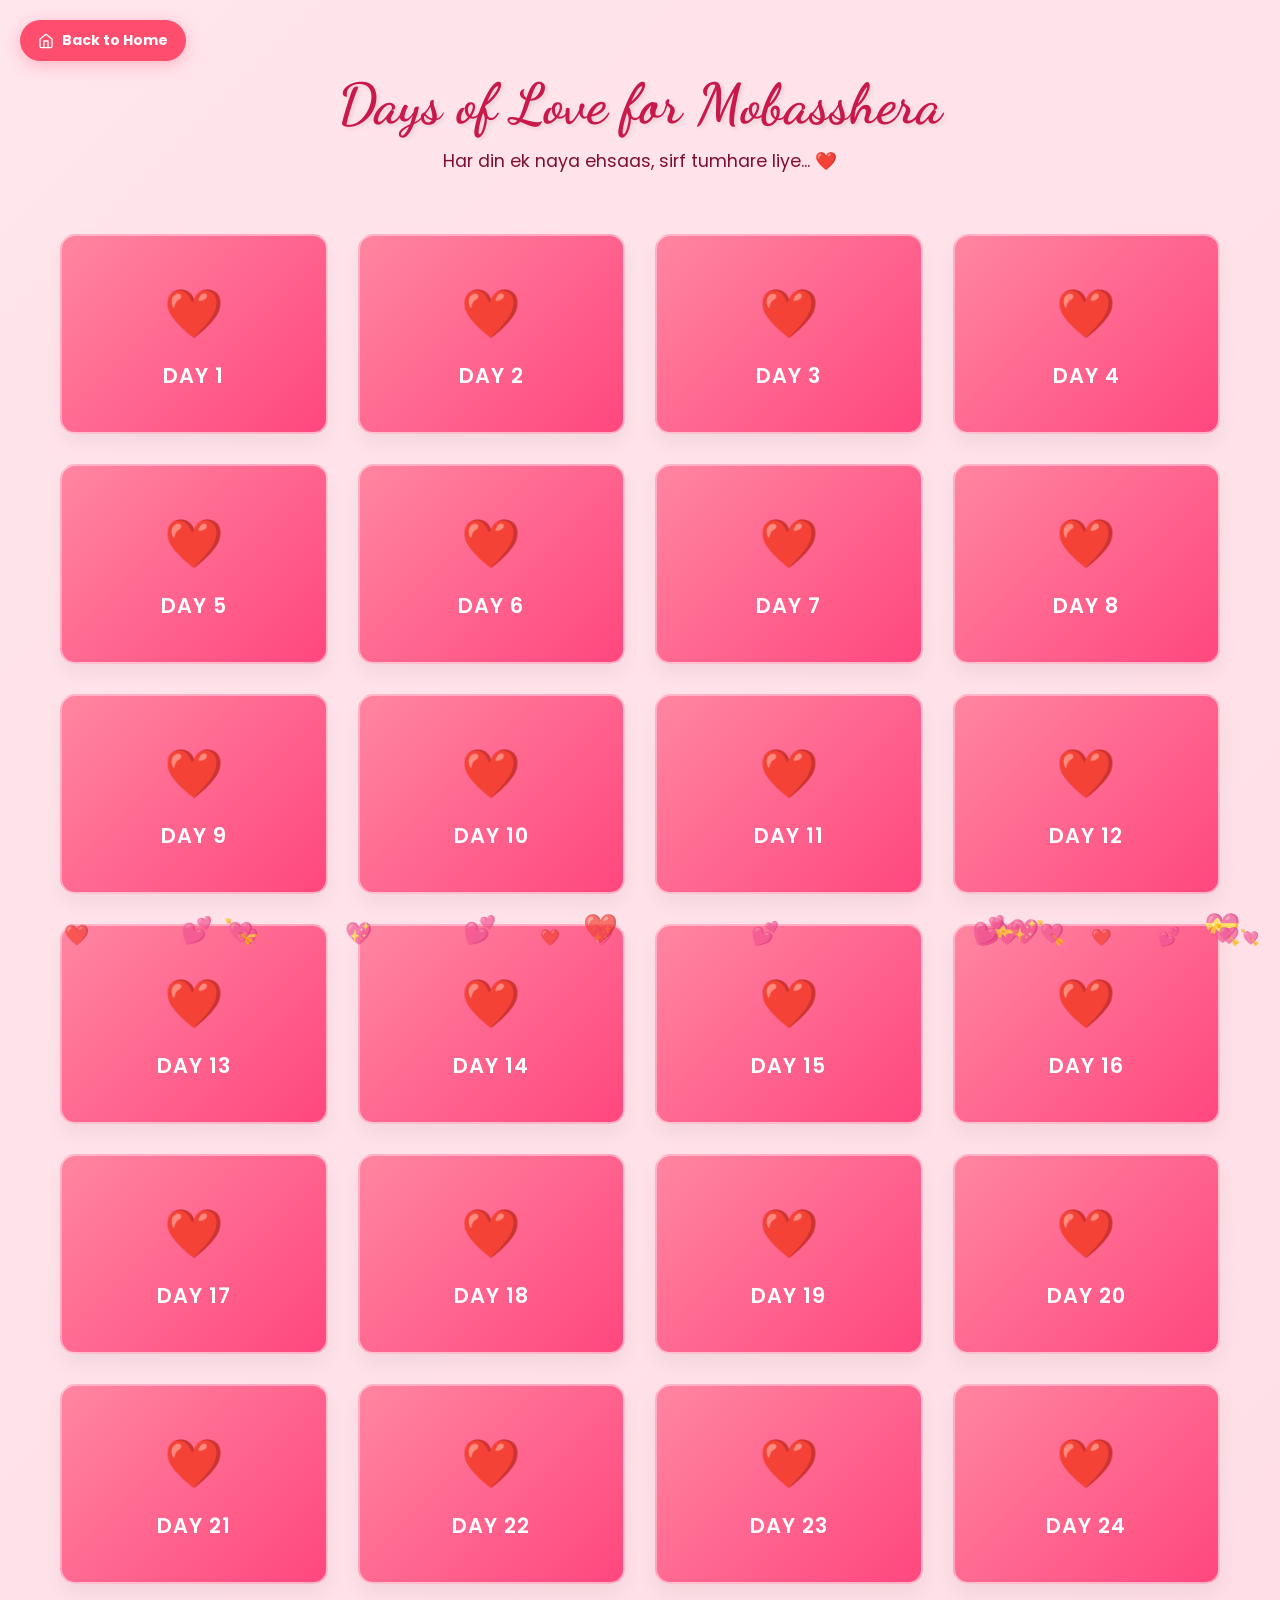
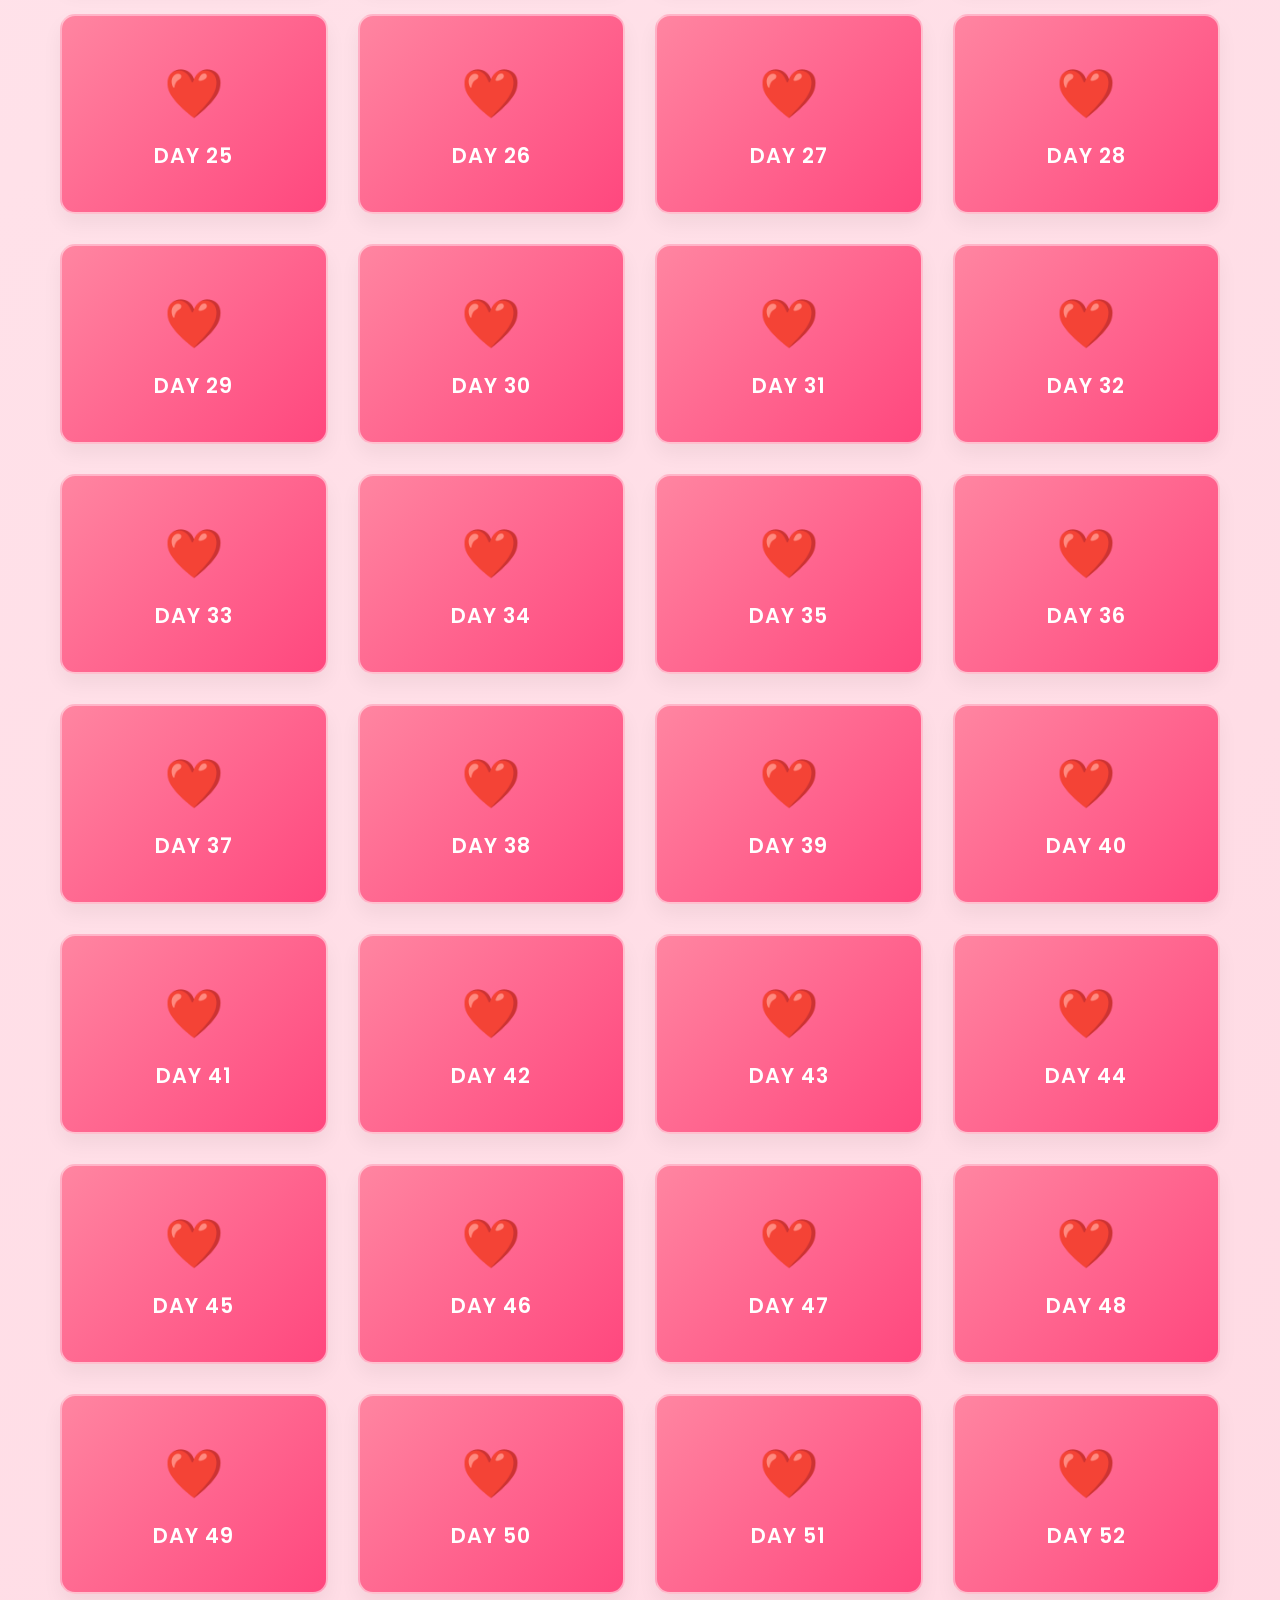
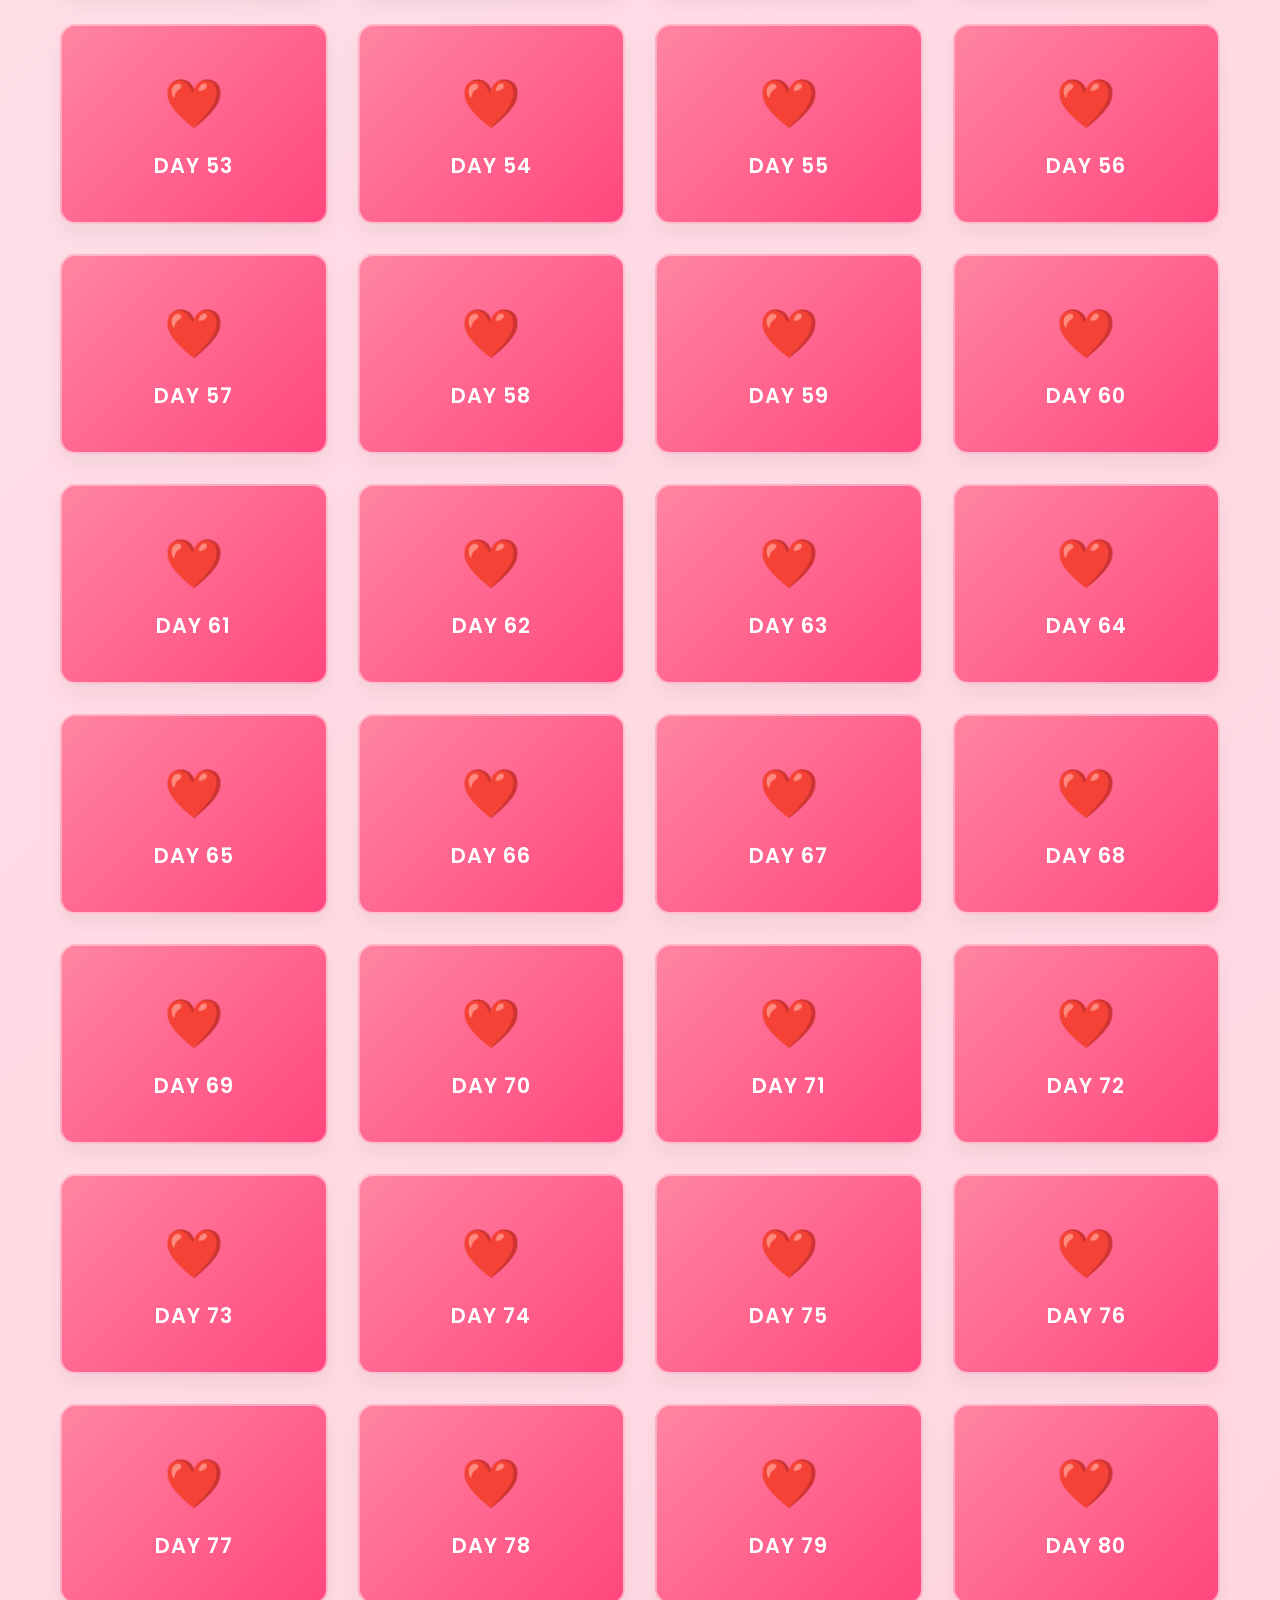
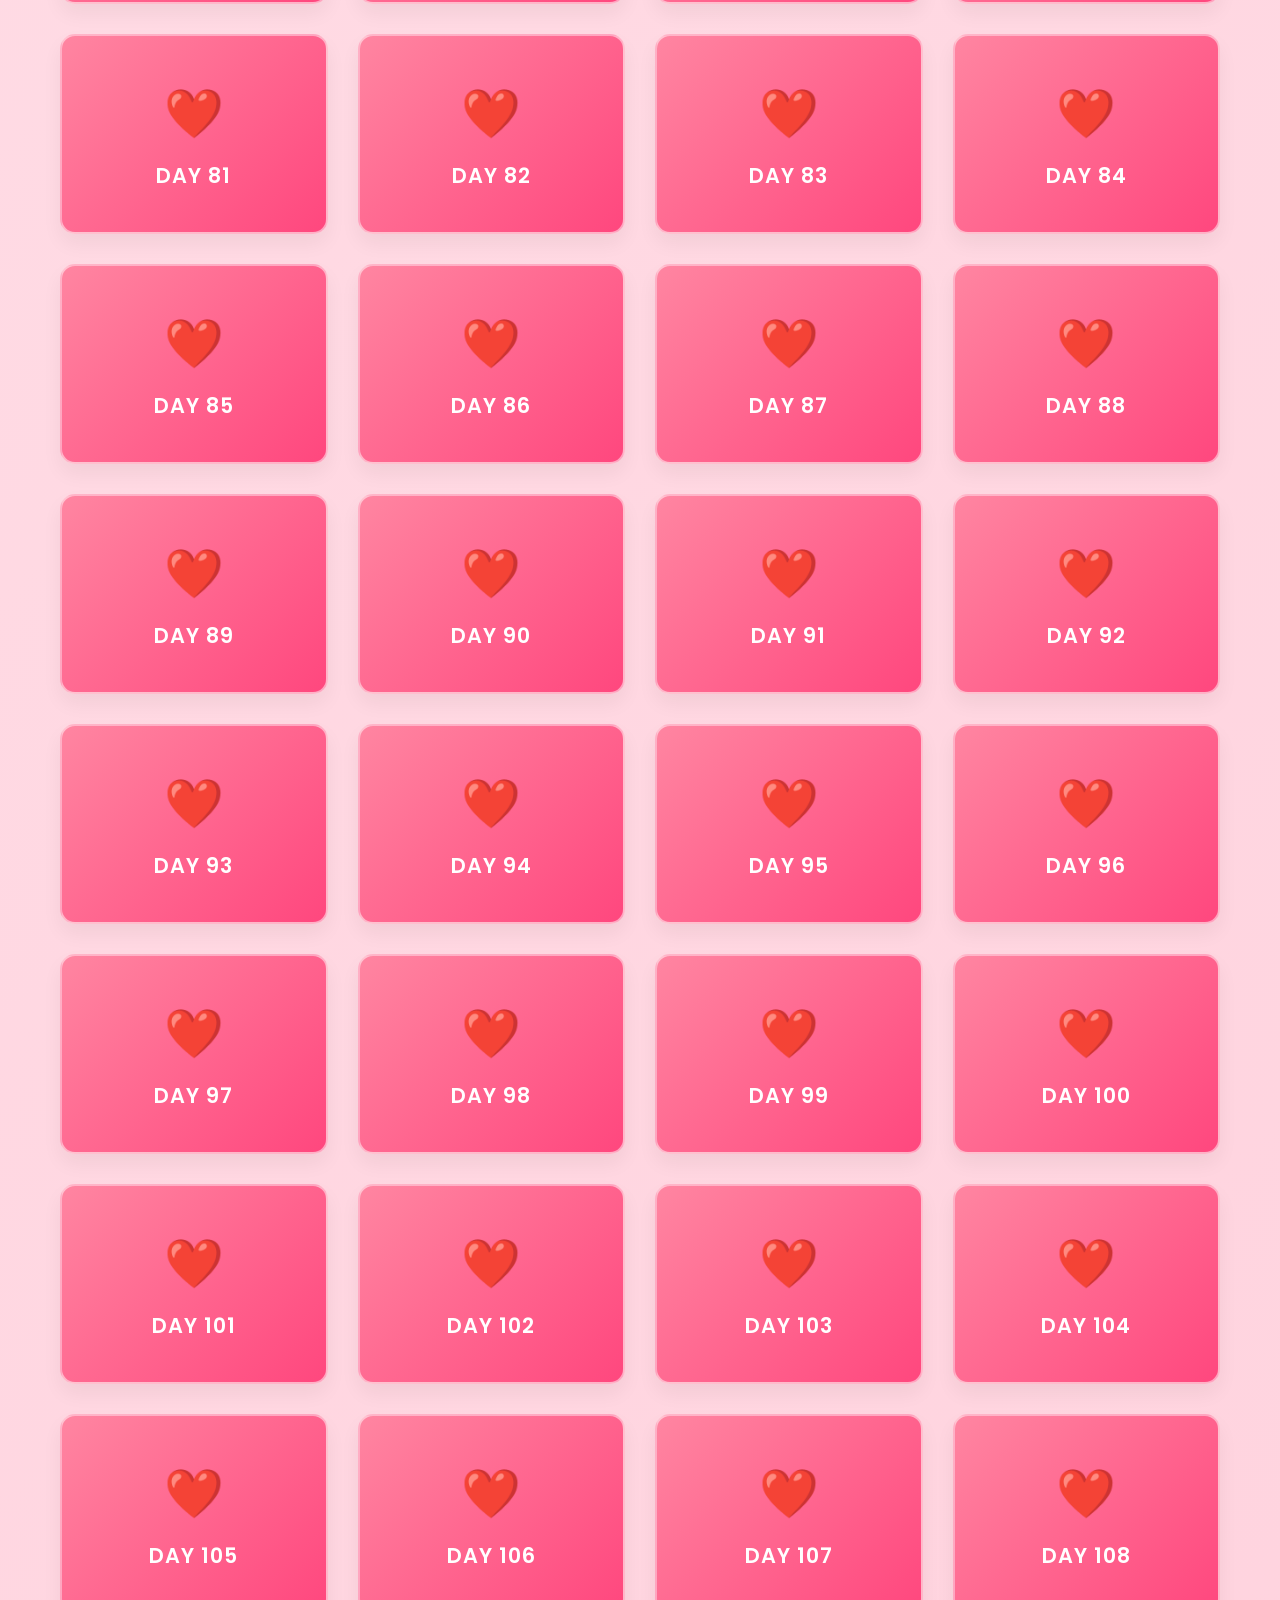
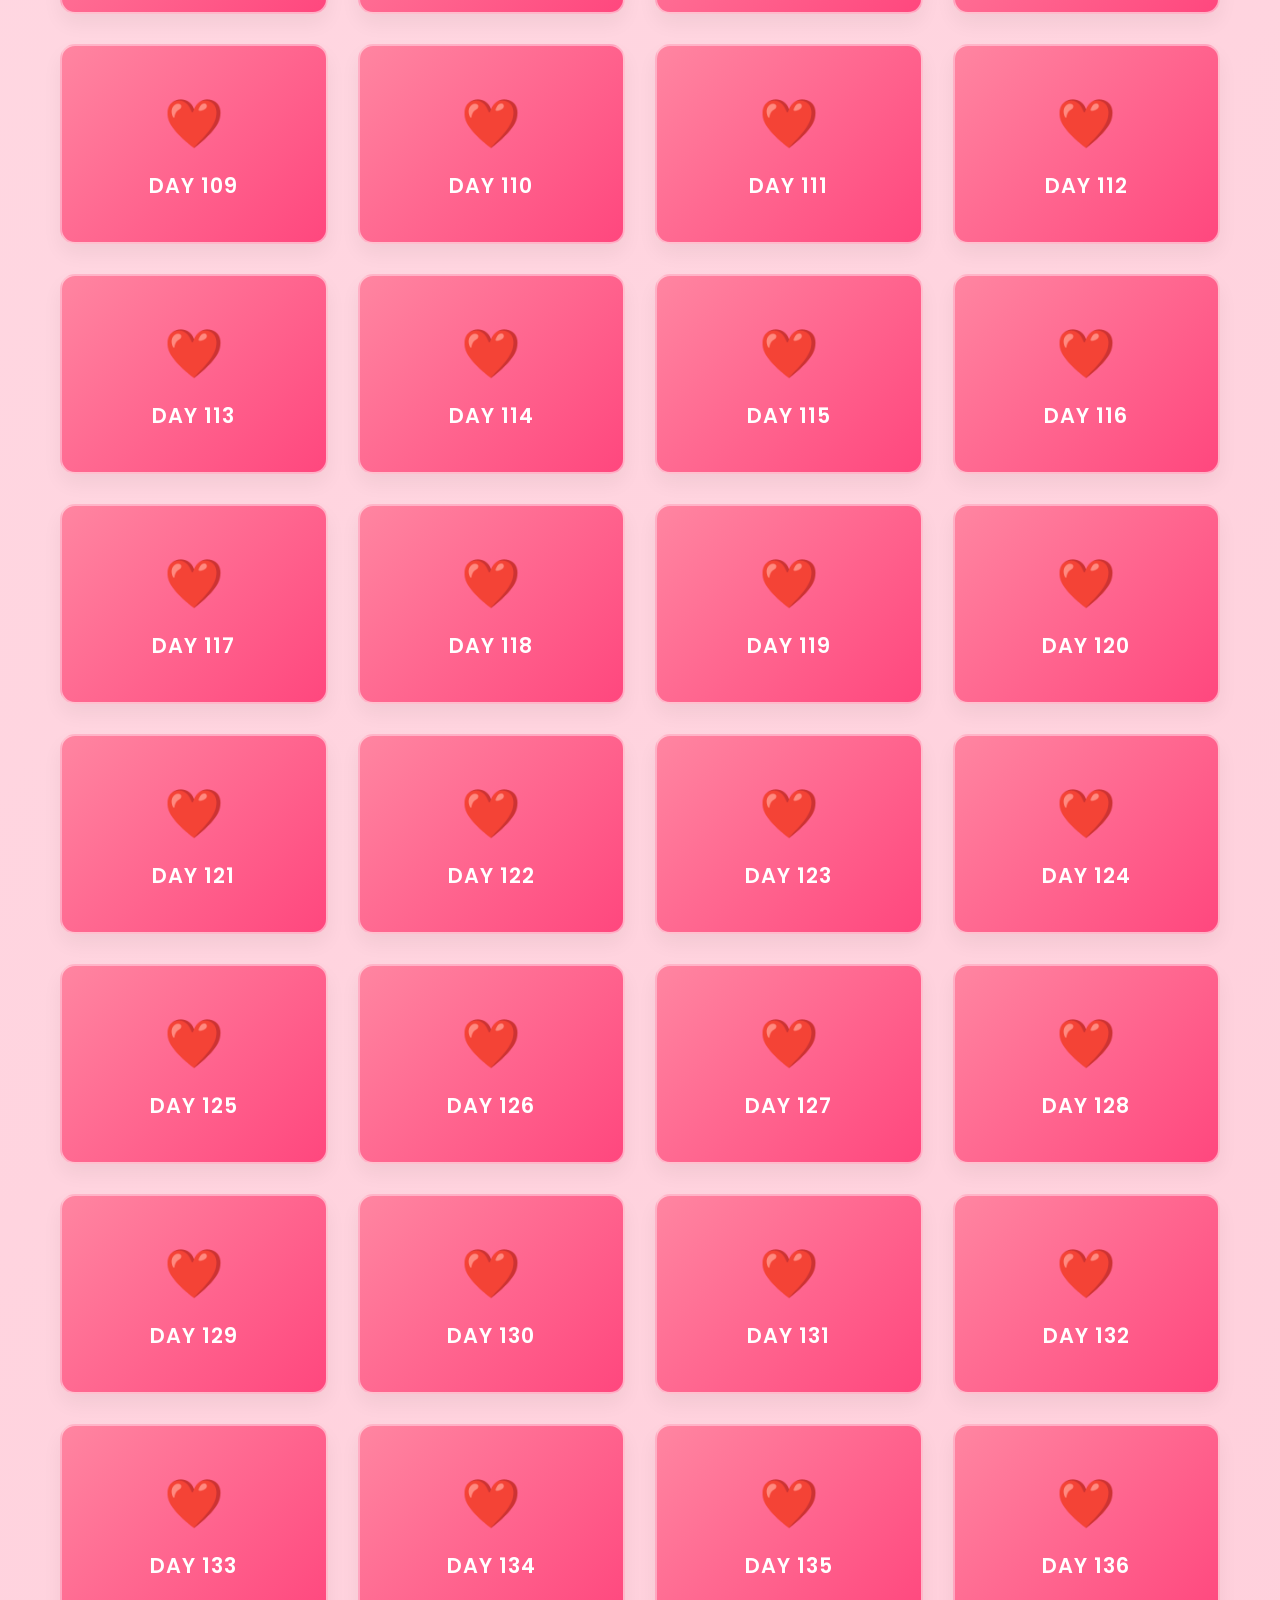
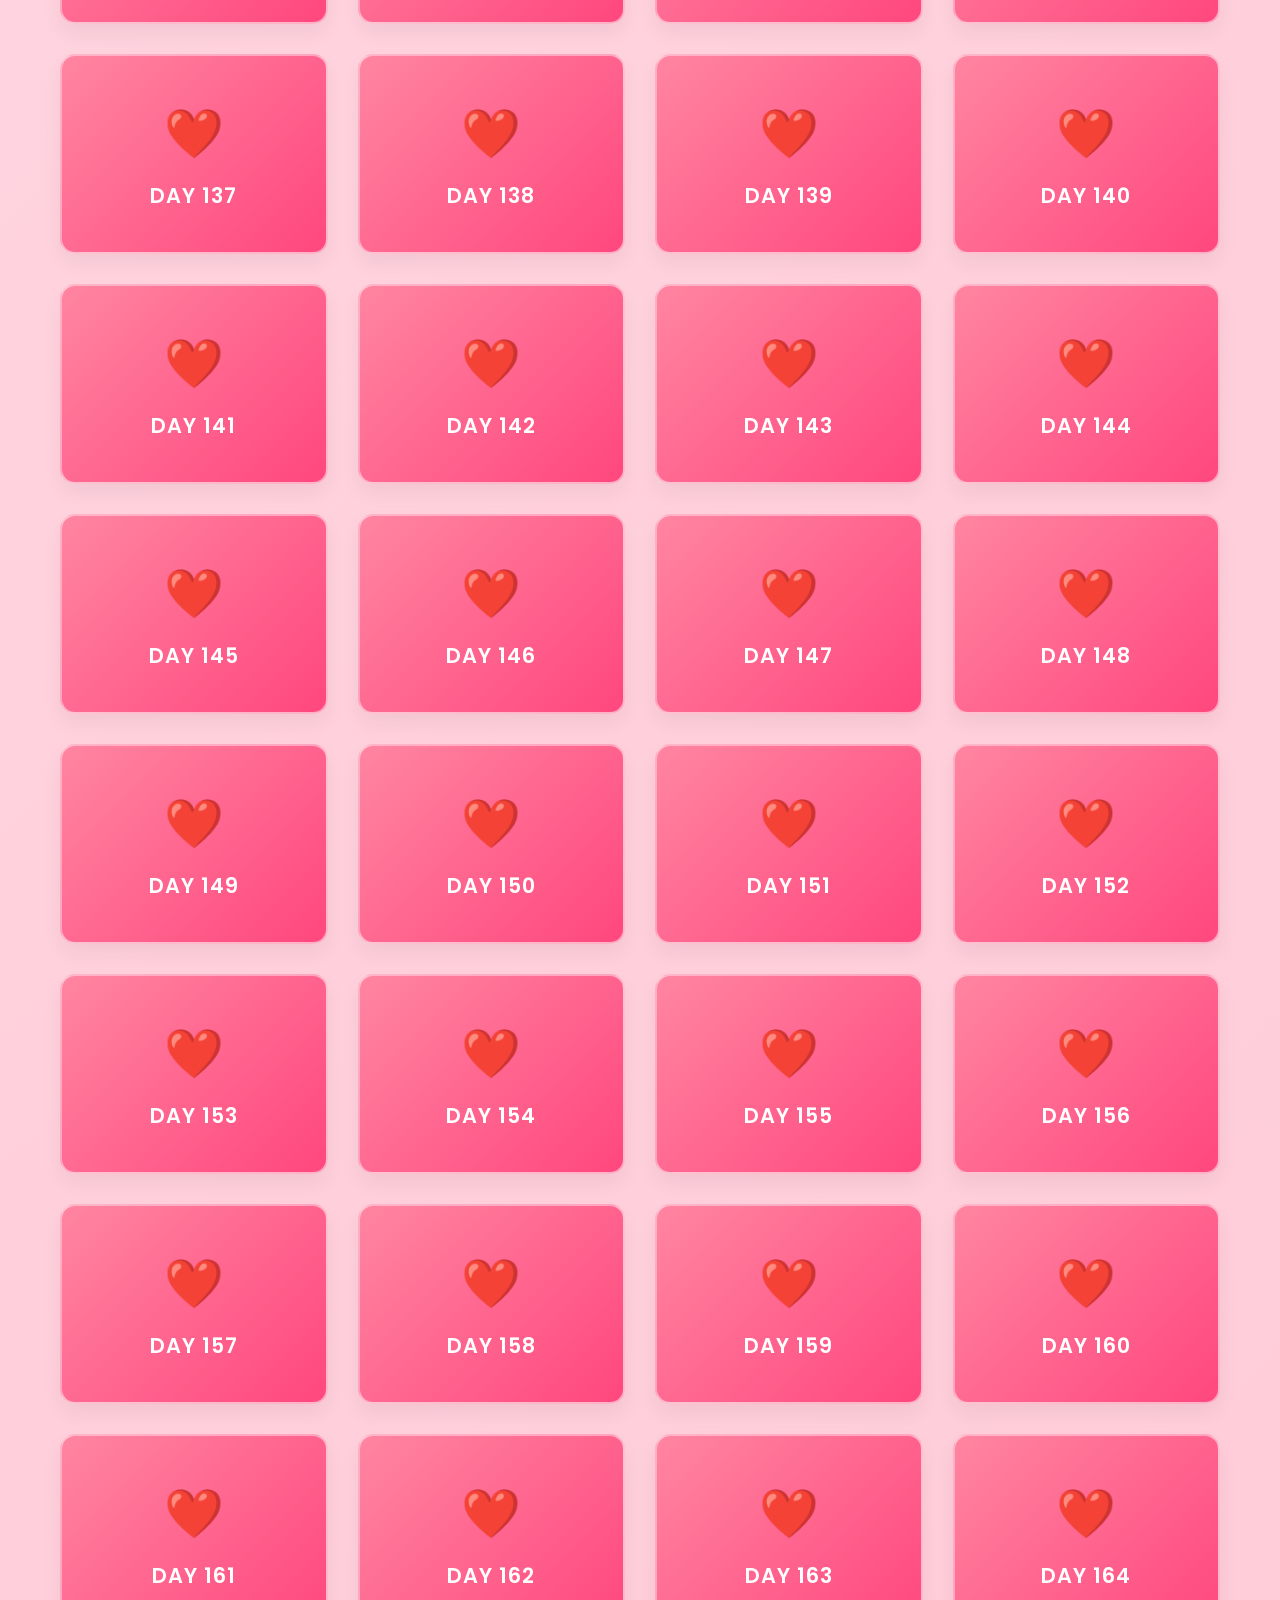
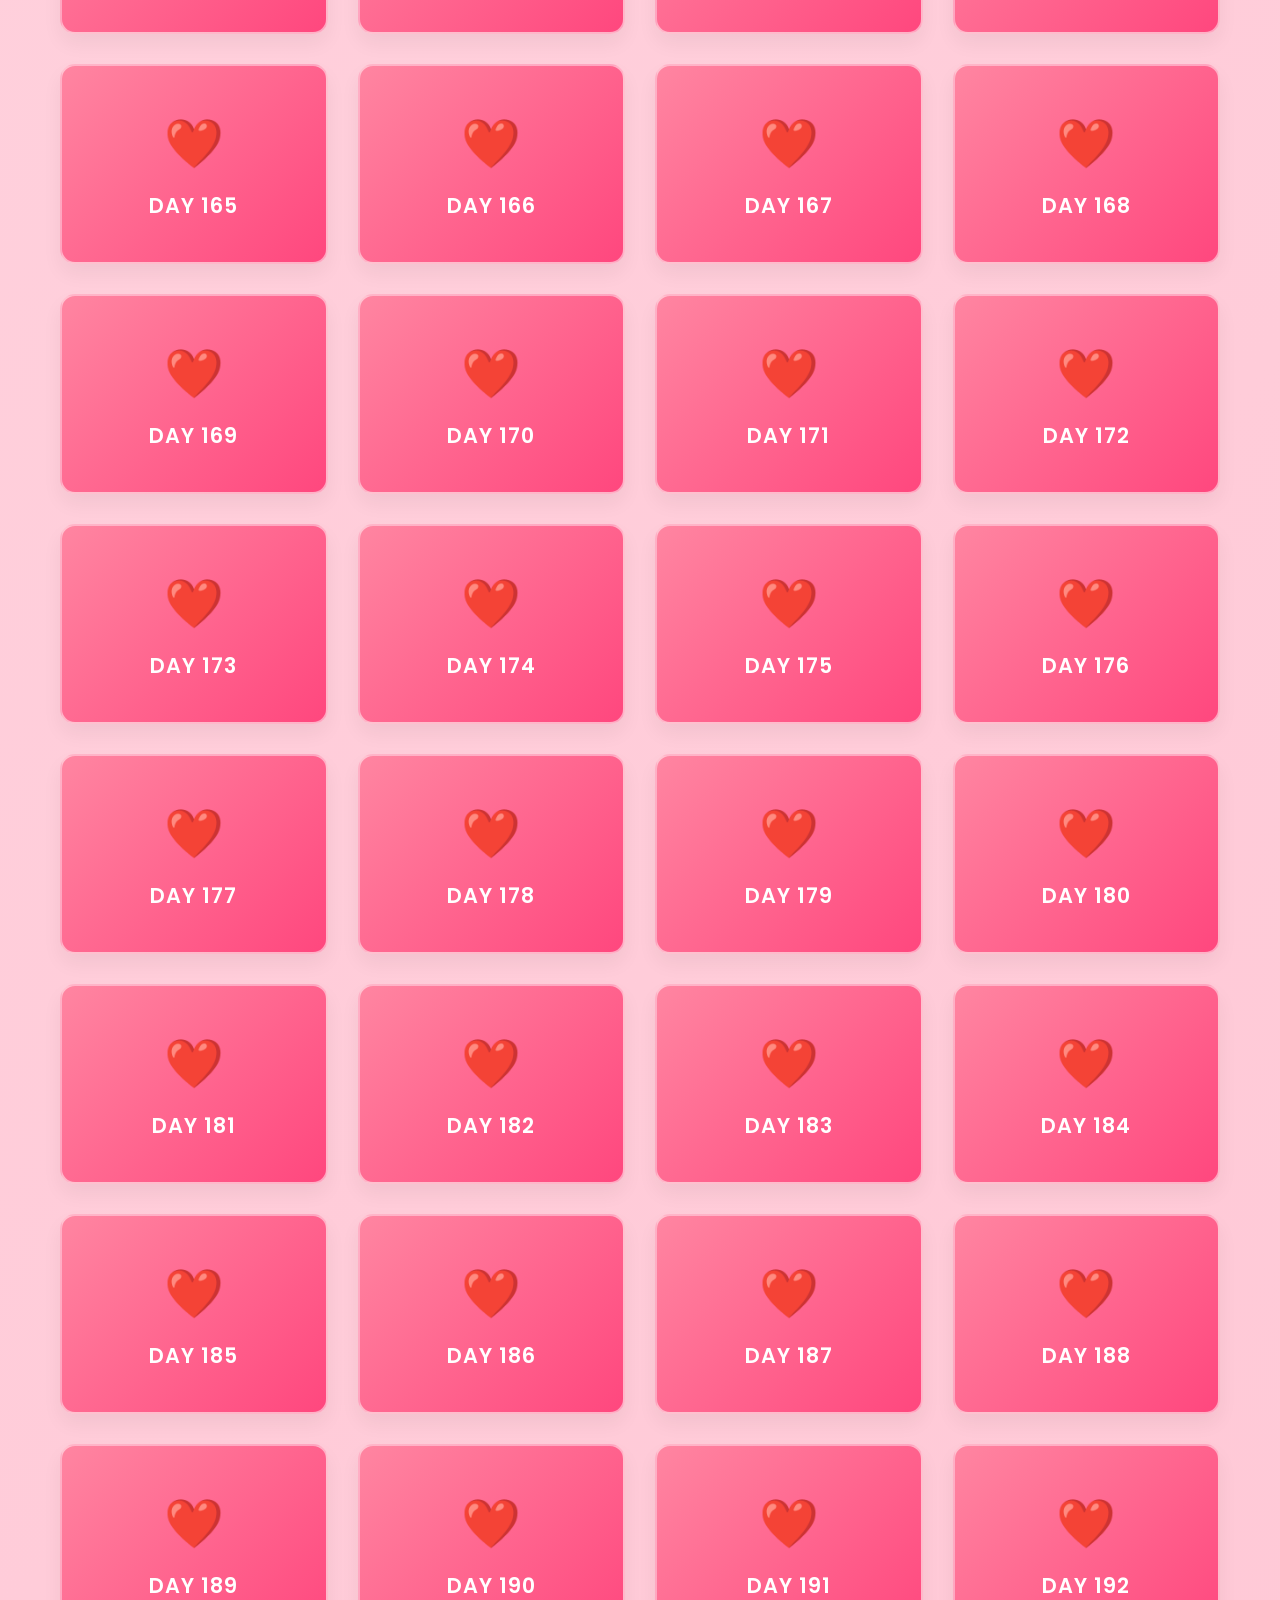
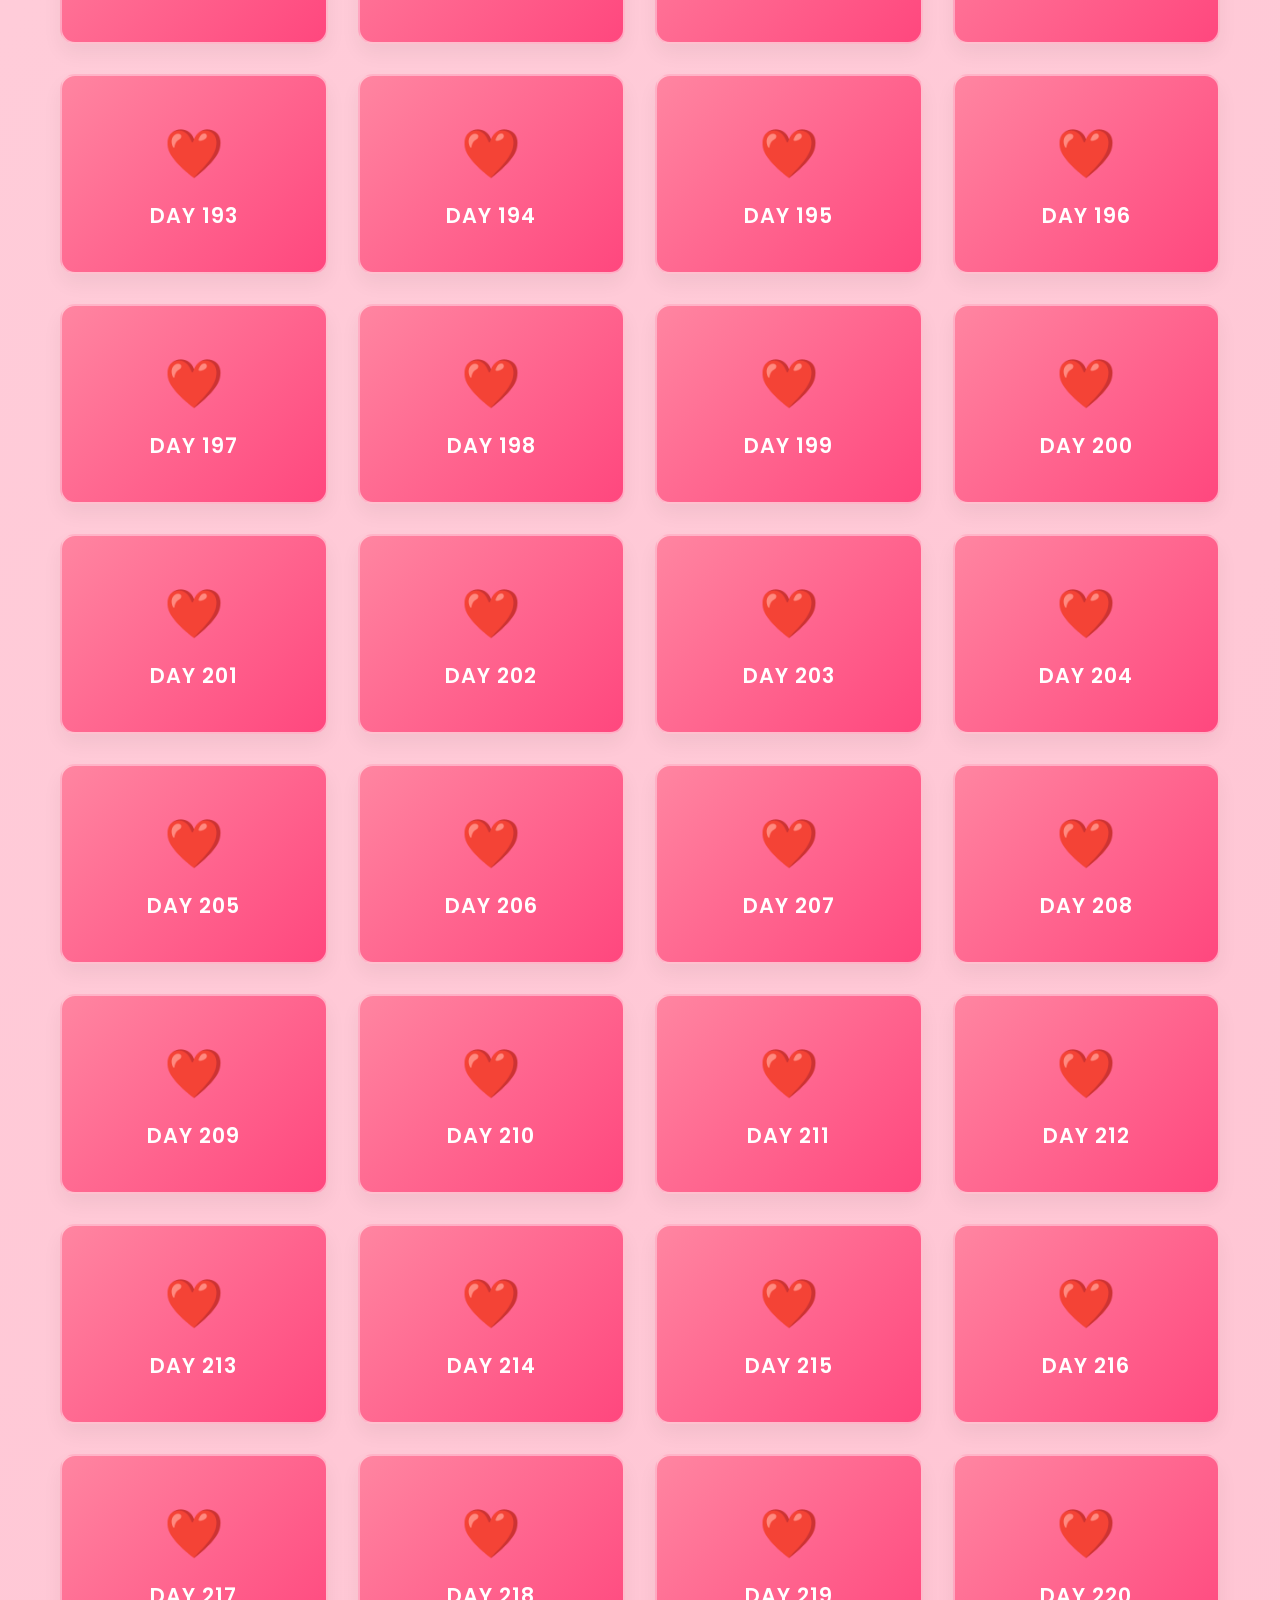
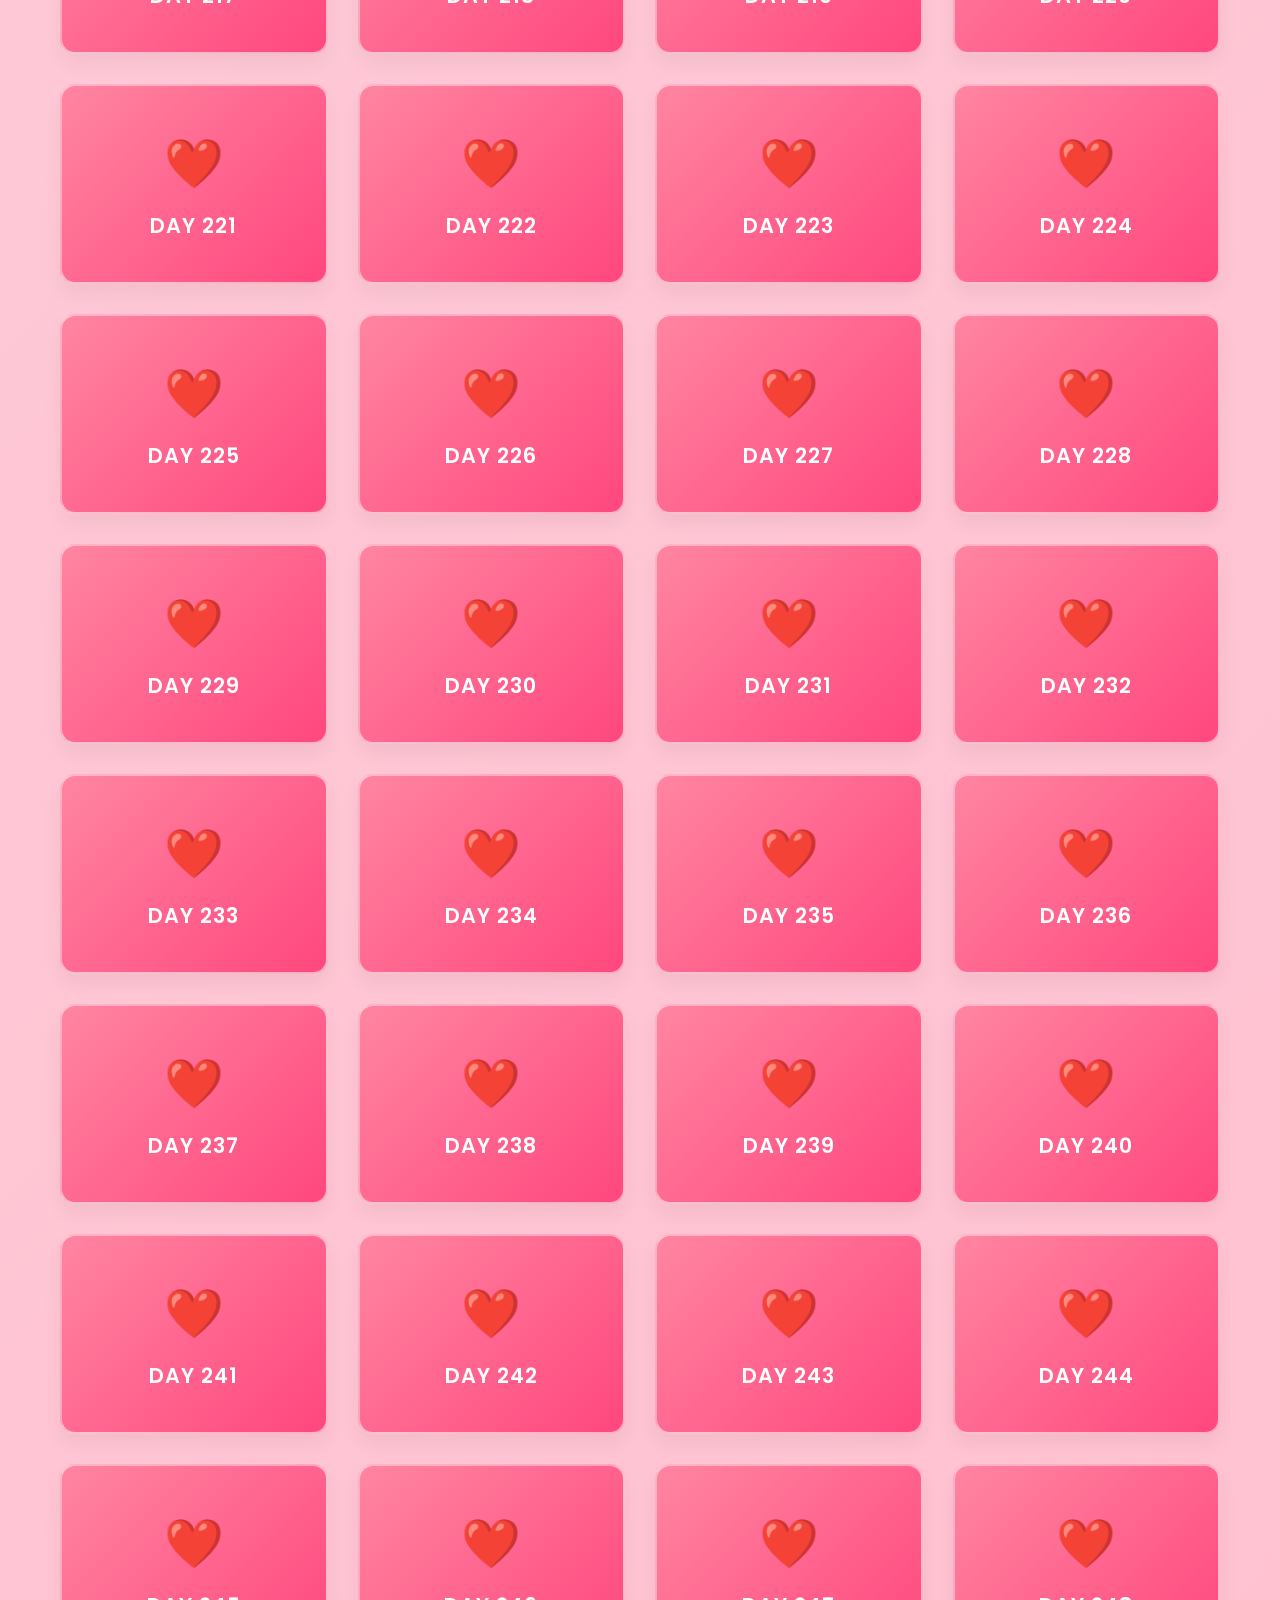
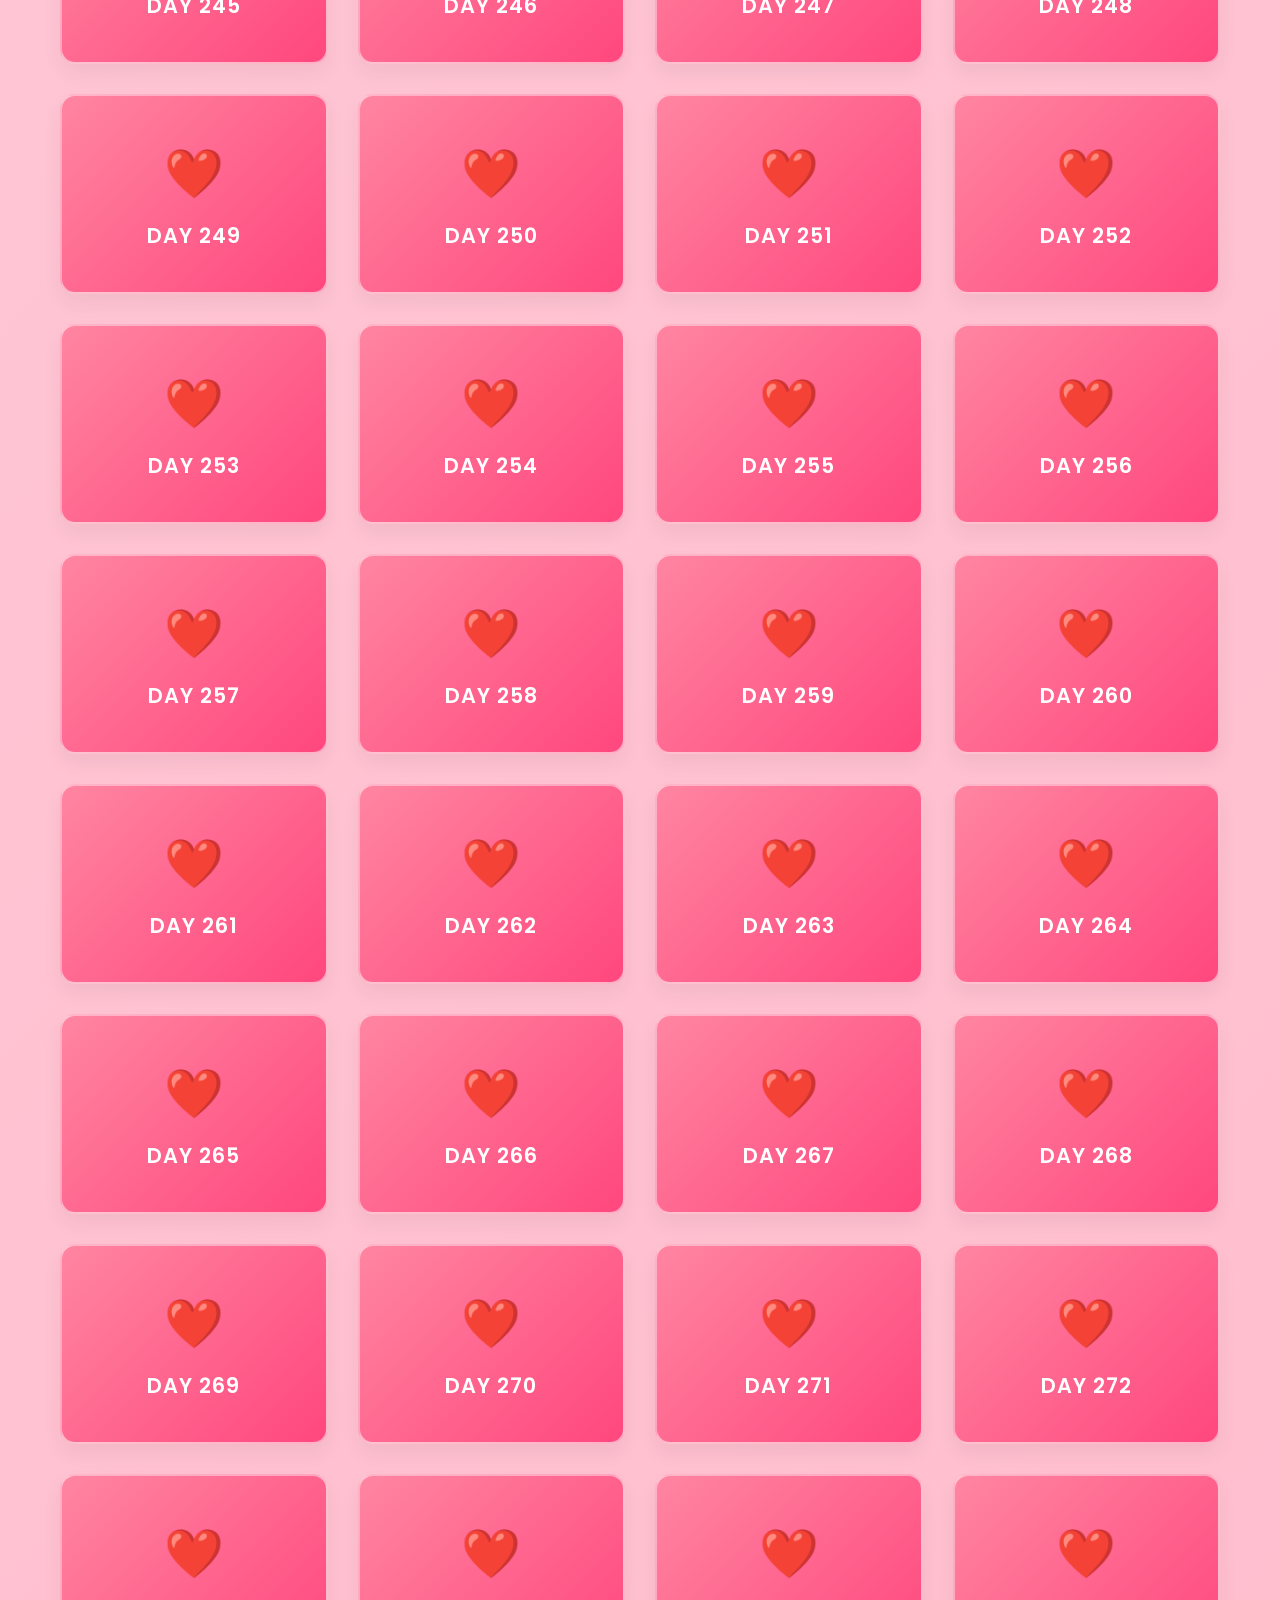
<file: Mobasshera_Love_Letters/index.html>
<!DOCTYPE html>
<html lang="en">
<head>
    <meta charset="UTF-8">
    <meta name="viewport" content="width=device-width, initial-scale=1.0">
    <title>Mobasshera - 15 Days of Love</title>
    <link rel="stylesheet" href="style.css">
    <!-- Google Fonts for premium romantic feel -->
    <link href="https://fonts.googleapis.com/css2?family=Dancing+Script:wght@700&family=Poppins:wght@300;400;600&display=swap" rel="stylesheet">
</head>
<body>
    <!-- Back to Home Button -->
<a href="../index.html" class="back-to-home-btn">
    <svg width="16" height="16" viewBox="0 0 24 24" fill="none" stroke="currentColor" stroke-width="2" stroke-linecap="round" stroke-linejoin="round" style="margin-right: 8px; vertical-align: middle;"><path d="m3 9 9-7 9 7v11a2 2 0 0 1-2 2H5a2 2 0 0 1-2-2z"/><polyline points="9 22 9 12 15 12 15 22"/></svg>
    Back to Home
</a><br><br>

    <!-- Floating Hearts Container -->
    <div id="hearts-container"></div>

    <header>
        <h1>Days of Love for Mobasshera</h1>
        <p>Har din ek naya ehsaas, sirf tumhare liye... ❤️</p>
    </header>

    <!-- Main Grid Container for 3D Cards -->
    <main id="letters-container" class="grid-container"></main>

    <!-- 3D Cinematic Lightbox Panel (Modal) -->
    <div id="letter-modal" class="modal">
        <div class="modal-content-wrapper">
            <span class="close-btn">&times;</span>
            <div class="modal-card-3d">
                <div class="modal-header">Day <span id="modal-day-num">1</span></div>
                <div id="modal-letter-text" class="modal-body"></div>
            </div>
        </div>
    </div>

    <script src="script.js"></script>
</body>
</html>
</file>
<file: Mobasshera_Love_Letters/style.css>
/* Global Styles */
* {
    box-sizing: border-box;
    margin: 0;
    padding: 0;
}

body {
    font-family: 'Poppins', sans-serif;
    background: linear-gradient(135deg, #ffe5ec 0%, #ffb3c6 100%);
    min-height: 100vh;
    overflow-x: hidden;
    padding: 20px;
    color: #4a0e17;
}

header {
    text-align: center;
    margin-bottom: 40px;
    animation: fadeInDown 1s ease-out;
}

header h1 {
    font-family: 'Dancing Script', cursive;
    font-size: 3.5rem;
    color: #c9184a;
    text-shadow: 2px 2px 4px rgba(0, 0, 0, 0.1);
    margin-bottom: 10px;
}

header p {
    font-size: 1.1rem;
    color: #800f2f;
    font-weight: 400;
}

/* Grid Layout */
.grid-container {
    display: grid;
    grid-template-columns: repeat(auto-fit, minmax(220px, 1fr));
    gap: 30px;
    max-width: 1200px;
    margin: 0 auto;
    padding: 20px;
}

/* 3D Flip Card Scene */
.card-scene {
    perspective: 1000px;
    height: 200px;
    cursor: pointer;
}

.card-3d {
    width: 100%;
    height: 100%;
    position: relative;
    transform-style: preserve-3d;
    transition: transform 0.8s cubic-bezier(0.175, 0.885, 0.32, 1.275);
    box-shadow: 0 10px 20px rgba(0,0,0,0.05);
    border-radius: 15px;
}

.card-scene:hover .card-3d {
    transform: rotateY(180deg);
}

/* Card Front & Back Sides */
.card-face {
    position: absolute;
    width: 100%;
    height: 100%;
    backface-visibility: hidden;
    border-radius: 15px;
    display: flex;
    flex-direction: column;
    align-items: center;
    justify-content: center;
    border: 2px solid rgba(255, 255, 255, 0.5);
}

.card-front {
    background: linear-gradient(135deg, #ff85a1 0%, #ff477e 100%);
    color: white;
}

.card-front .heart-icon {
    font-size: 3rem;
    margin-bottom: 10px;
    animation: pulse 1.5s infinite;
}

.card-front .day-tag {
    font-size: 1.3rem;
    font-weight: 600;
    letter-spacing: 1px;
}

.card-back {
    background: #ffffff;
    transform: rotateY(180deg);
    color: #ff477e;
    padding: 20px;
    text-align: center;
}

.card-back .click-to-read {
    font-size: 0.9rem;
    margin-top: 15px;
    font-weight: 600;
    text-transform: uppercase;
    background: #fff0f3;
    padding: 5px 15px;
    border-radius: 20px;
}

/* Cinematic 3D Modal/Lightbox */
.modal {
    display: none;
    position: fixed;
    z-index: 1000;
    left: 0;
    top: 0;
    width: 100%;
    height: 100%;
    background-color: rgba(74, 14, 23, 0.6);
    backdrop-filter: blur(8px);
    justify-content: center;
    align-items: center;
    perspective: 1200px;
}

.modal-content-wrapper {
    position: relative;
    width: 90%;
    max-width: 500px;
}

.modal-card-3d {
    background: #ffffff;
    padding: 40px;
    border-radius: 25px;
    border: 3px solid #ff85a1;
    transform: rotateX(20deg) scale(0.8);
    opacity: 0;
    transition: all 0.5s cubic-bezier(0.175, 0.885, 0.32, 1.275);
    box-shadow: 0 25px 50px rgba(0,0,0,0.3);
}

.modal.active {
    display: flex;
}

.modal.active .modal-card-3d {
    transform: rotateX(0deg) scale(1);
    opacity: 1;
}

.close-btn {
    position: absolute;
    right: -15px;
    top: -45px;
    color: white;
    font-size: 2.5rem;
    font-weight: bold;
    cursor: pointer;
    transition: transform 0.3s;
}

.close-btn:hover {
    transform: scale(1.2);
}

.modal-header {
    font-family: 'Dancing Script', cursive;
    font-size: 2.5rem;
    color: #c9184a;
    text-align: center;
    margin-bottom: 20px;
    border-bottom: 2px dashed #ffb3c6;
    padding-bottom: 10px;
}

.modal-body {
    font-size: 1.2rem;
    line-height: 1.6;
    text-align: center;
    color: #4a0e17;
}

/* Ambient Floating Hearts */
#hearts-container {
    position: fixed;
    top: 0;
    left: 0;
    width: 100%;
    height: 100%;
    pointer-events: none;
    z-index: 1;
}

.floating-heart {
    position: absolute;
    bottom: -50px;
    font-size: 20px;
    opacity: 0.7;
    animation: floatUp 6s linear infinite;
}

/* Animations */
@keyframes floatUp {
    0% {
        transform: translateY(0) rotate(0deg);
        opacity: 1;
    }
    100% {
        transform: translateY(-105vh) rotate(360deg);
        opacity: 0;
    }
}

@keyframes pulse {
    0% { transform: scale(1); }
    50% { transform: scale(1.1); }
    100% { transform: scale(1); }
}

@keyframes fadeInDown {
    from {
        opacity: 0;
        transform: translateY(-20px);
    }
    to {
        opacity: 1;
        transform: translateY(0);
    }
}

/* Fixed Back to Home Button Style */
.back-to-home-btn {
    position: fixed;         /* Isse button scroll karne par bhi nahi hilega */
    top: 20px;               /* Screen ke top se gap */
    left: 20px;              /* Screen ke left se gap */
    z-index: 9999;           /* Isse button hamesha sabhi elements ke upar dikhega */
    background-color: #ff4d6d; /* Romantic pink theme color */
    color: #ffffff;          /* Text color */
    padding: 10px 18px;      /* Button ka size */
    font-size: 14px;
    font-family: inherit;
    font-weight: bold;
    text-decoration: none;   /* Underline hatane ke liye */
    border-radius: 25px;     /* Rounded pill shape */
    box-shadow: 0 4px 15px rgba(255, 77, 109, 0.3); /* Soft shadow effect */
    display: inline-flex;
    align-items: center;
    transition: all 0.3s ease; /* Smooth hover transition */
}

/* Hover Effect (Jab button par mouse aayega) */
.back-to-home-btn:hover {
    background-color: #ff758f;
    transform: translateY(-2px); /* Halk sa upar uthega */
    box-shadow: 0 6px 20px rgba(255, 77, 109, 0.5);
}
</file>
